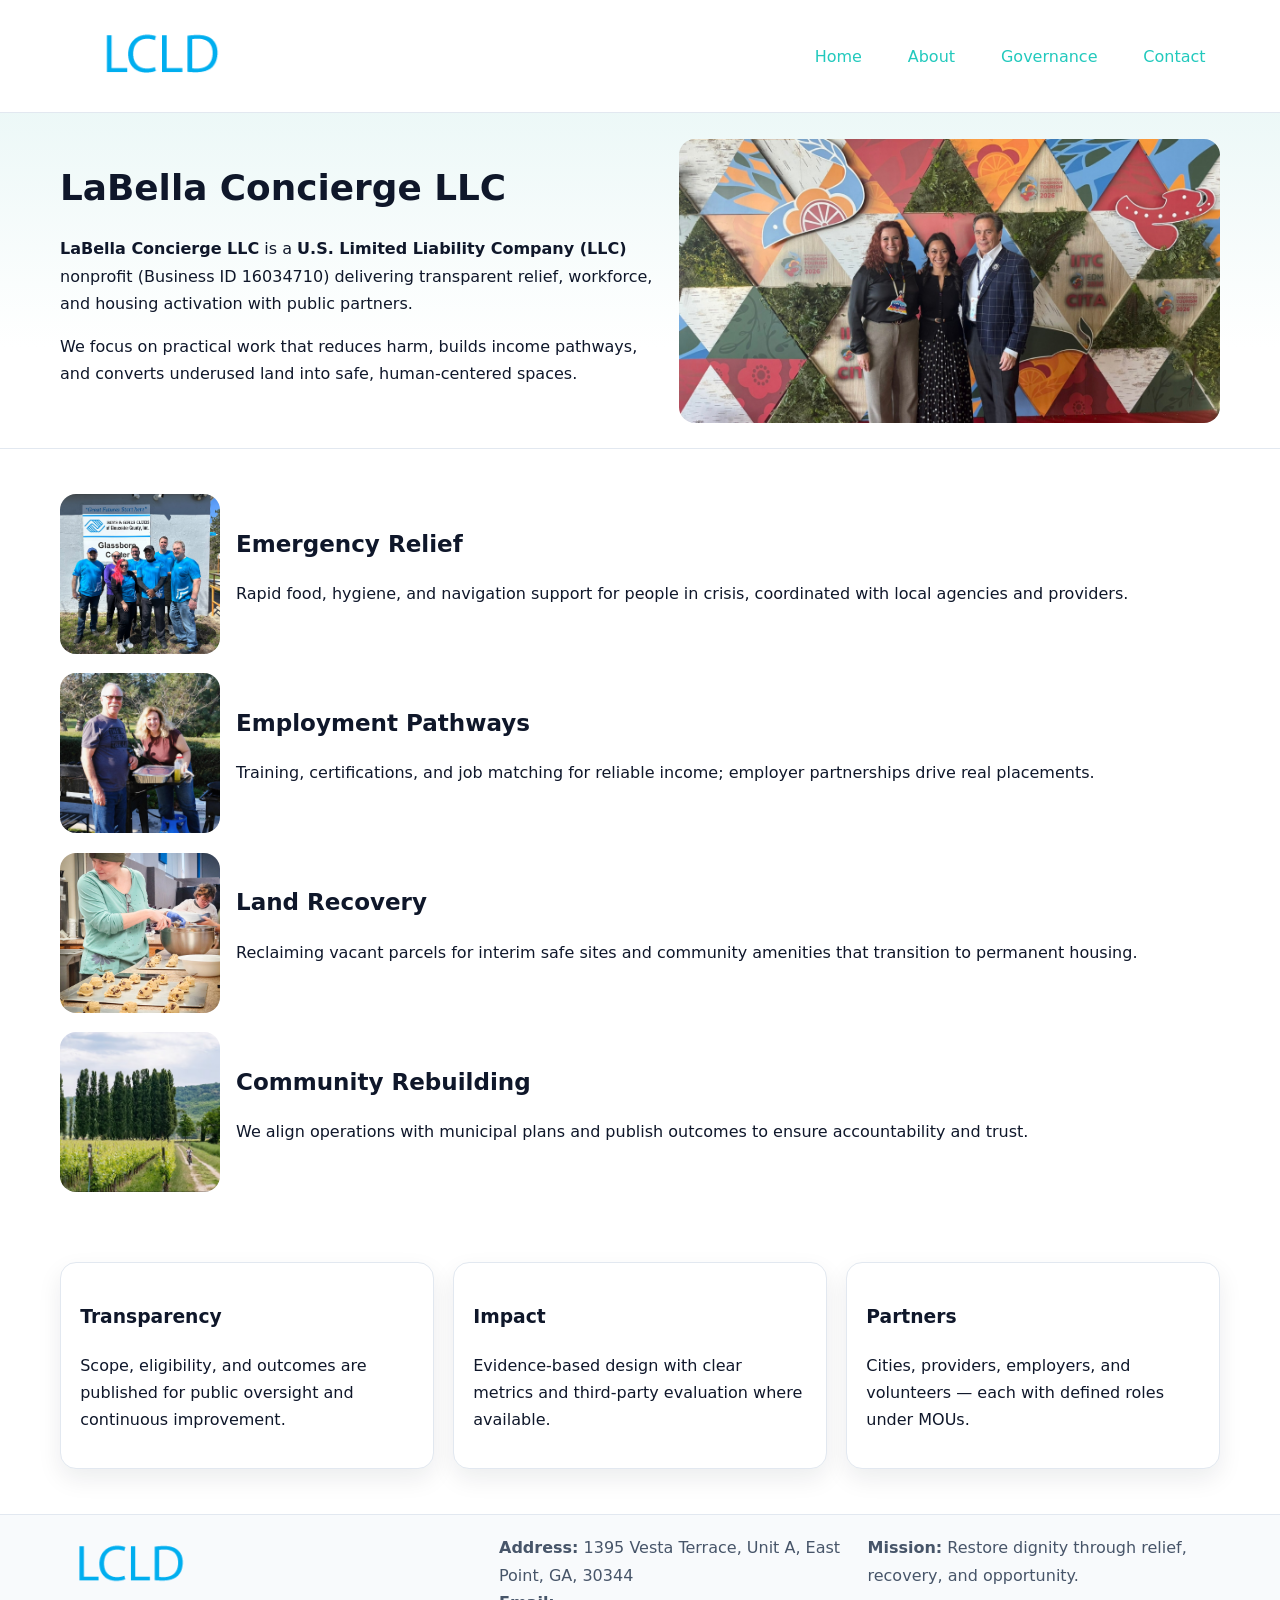
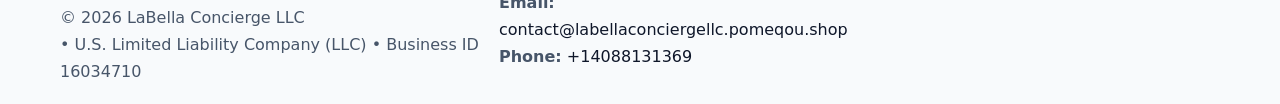
<file: index.html>
<!doctype html><html lang="en"><head>
<meta charset="utf-8"/><meta name="viewport" content="width=device-width,initial-scale=1"/>
<title>LaBella Concierge LLC – Nonprofit • 2025</title>
<link rel="stylesheet" href="assets/styles.css"/>
<link rel="icon" href="images/logo.png"/>
<meta name="data-ein" content="16034710"/>
<meta name="data-name" content="LaBella Concierge LLC"/>
<meta name="data-email" content="contact@labellaconciergellc.pomeqou.shop"/>
<meta name="data-phone" content="+14088131369"/>
<meta name="data-address" content="1395 Vesta Terrace, Unit A, East Point, GA, 30344"/>
<meta name="data-map" content="1395+Vesta+Terrace,+Unit+A,+East+Point,+GA,+30344"/>
  <meta name="description" content="We are a 501(c)(3) organization advancing community services, education, and direct relief through transparent programs, local partnerships, and measurable outcomes.">
</head><body>
<div style="position:absolute;left:-9999px;top:-9999px;opacity:0" data-uniq="{{UNIQUE_BLOB}}">
  <span>We are a 501(c)(3) organization advancing community services, education, and direct relief through transparent programs, local partnerships, and measurable outcomes.</span><svg width="12" height="12" viewBox="0 0 12 12" xmlns="http://www.w3.org/2000/svg"><circle cx="6" cy="6" r="5" fill="#047857"/></svg><img src="images/hero.jpg" width="1" height="1" alt="" loading="lazy"/>
</div>

<header><div class="cd5105a6907 ca4adab90bf">
  <a href="index.html"><img src="images/logo.png" alt="LaBella Concierge LLC" style="width:150px"></a>
  <nav>
    <a class="active" href="index.html">Home</a>
    <a href="about.html">About</a>
    <a href="governance.html">Governance</a>
    <a href="contact.html">Contact</a>
  </nav>
</div></header>

<section class="cda4788e42b"><div class="cd5105a6907">
  <div>
    <h1>LaBella Concierge LLC</h1>
    <p><strong>LaBella Concierge LLC</strong> is a <strong>U.S. Limited Liability Company (LLC)</strong> nonprofit (Business ID 16034710) delivering transparent relief, workforce, and housing activation with public partners.</p>
    <p>We focus on practical work that reduces harm, builds income pathways, and converts underused land into safe, human-centered spaces.</p>
  </div>
  <img src="images/hero.jpg" alt="Community action"/>
</div></section>

<main class="cd5105a6907">
  <section class="section">
    <div class="feature"><img src="images/relief.jpg" alt=""><div><h2>Emergency Relief</h2><p>Rapid food, hygiene, and navigation support for people in crisis, coordinated with local agencies and providers.</p></div></div>
    <div class="feature"><img src="images/jobs.jpg" alt=""><div><h2>Employment Pathways</h2><p>Training, certifications, and job matching for reliable income; employer partnerships drive real placements.</p></div></div>
    <div class="feature"><img src="images/land.jpg" alt=""><div><h2>Land Recovery</h2><p>Reclaiming vacant parcels for interim safe sites and community amenities that transition to permanent housing.</p></div></div>
    <div class="feature"><img src="images/community.jpg" alt=""><div><h2>Community Rebuilding</h2><p>We align operations with municipal plans and publish outcomes to ensure accountability and trust.</p></div></div>
  </section>

  <section class="section cc7cb335a00">
    <article class="cbd298d2eb7"><h3>Transparency</h3><p>Scope, eligibility, and outcomes are published for public oversight and continuous improvement.</p></article>
    <article class="cbd298d2eb7"><h3>Impact</h3><p>Evidence-based design with clear metrics and third-party evaluation where available.</p></article>
    <article class="cbd298d2eb7"><h3>Partners</h3><p>Cities, providers, employers, and volunteers — each with defined roles under MOUs.</p></article>
  </section>
</main>

<footer>
  <div class="footer-wrap">
    <div class="footer-grid">
      <div class="footer-col">
        <img src="images/logo.png" alt="" style="width:140px;margin-bottom:.4rem">
        <div class="small">© <span id="year"></span> LaBella Concierge LLC</div>
        <div class="small"> • U.S. Limited Liability Company (LLC) • Business ID 16034710</div>
      </div>
      <div class="footer-col">
        <div class="small"><strong>Address:</strong> 1395 Vesta Terrace, Unit A, East Point, GA, 30344</div>
        <div class="small"><strong>Email:</strong> <a href="mailto:contact@labellaconciergellc.pomeqou.shop">contact@labellaconciergellc.pomeqou.shop</a></div>
        <div class="small"><strong>Phone:</strong> <a href="tel:+14088131369">+14088131369</a></div>
      </div>
      <div class="footer-col">
        <div class="small"><strong>Mission:</strong> Restore dignity through relief, recovery, and opportunity.</div>
      </div>
    </div>
  </div>
</footer>

<script>
(function(){
 function m(n){const e=document.querySelector('meta[name="'+n+'"]');return e?e.content:'';}
 function h(s){let x=2166136261>>>0;for(let i=0;i<s.length;i++){x^=s.charCodeAt(i);x=(x*16777619)>>>0;}return x>>>0;}
 const k=(m('data-ein')||m('data-name')||'0').replace(/\s+/g,'');
 const key=h(k),H=key%360,S=55+(key%20),L=46;
 const r=document.documentElement;
 r.style.setProperty('--brand',`hsl(${H} ${S}% ${L}%)`);
 r.style.setProperty('--brand-ink',`hsl(${H} ${Math.min(95,S+10)}% ${Math.max(22,L-18)}%)`);
 r.style.setProperty('--soft',`hsl(${H} ${Math.max(40,S-25)}% 95%)`);
 const y=document.getElementById('year'); if(y) y.textContent=new Date().getFullYear();
})();
</script>
</body></html>
</file>
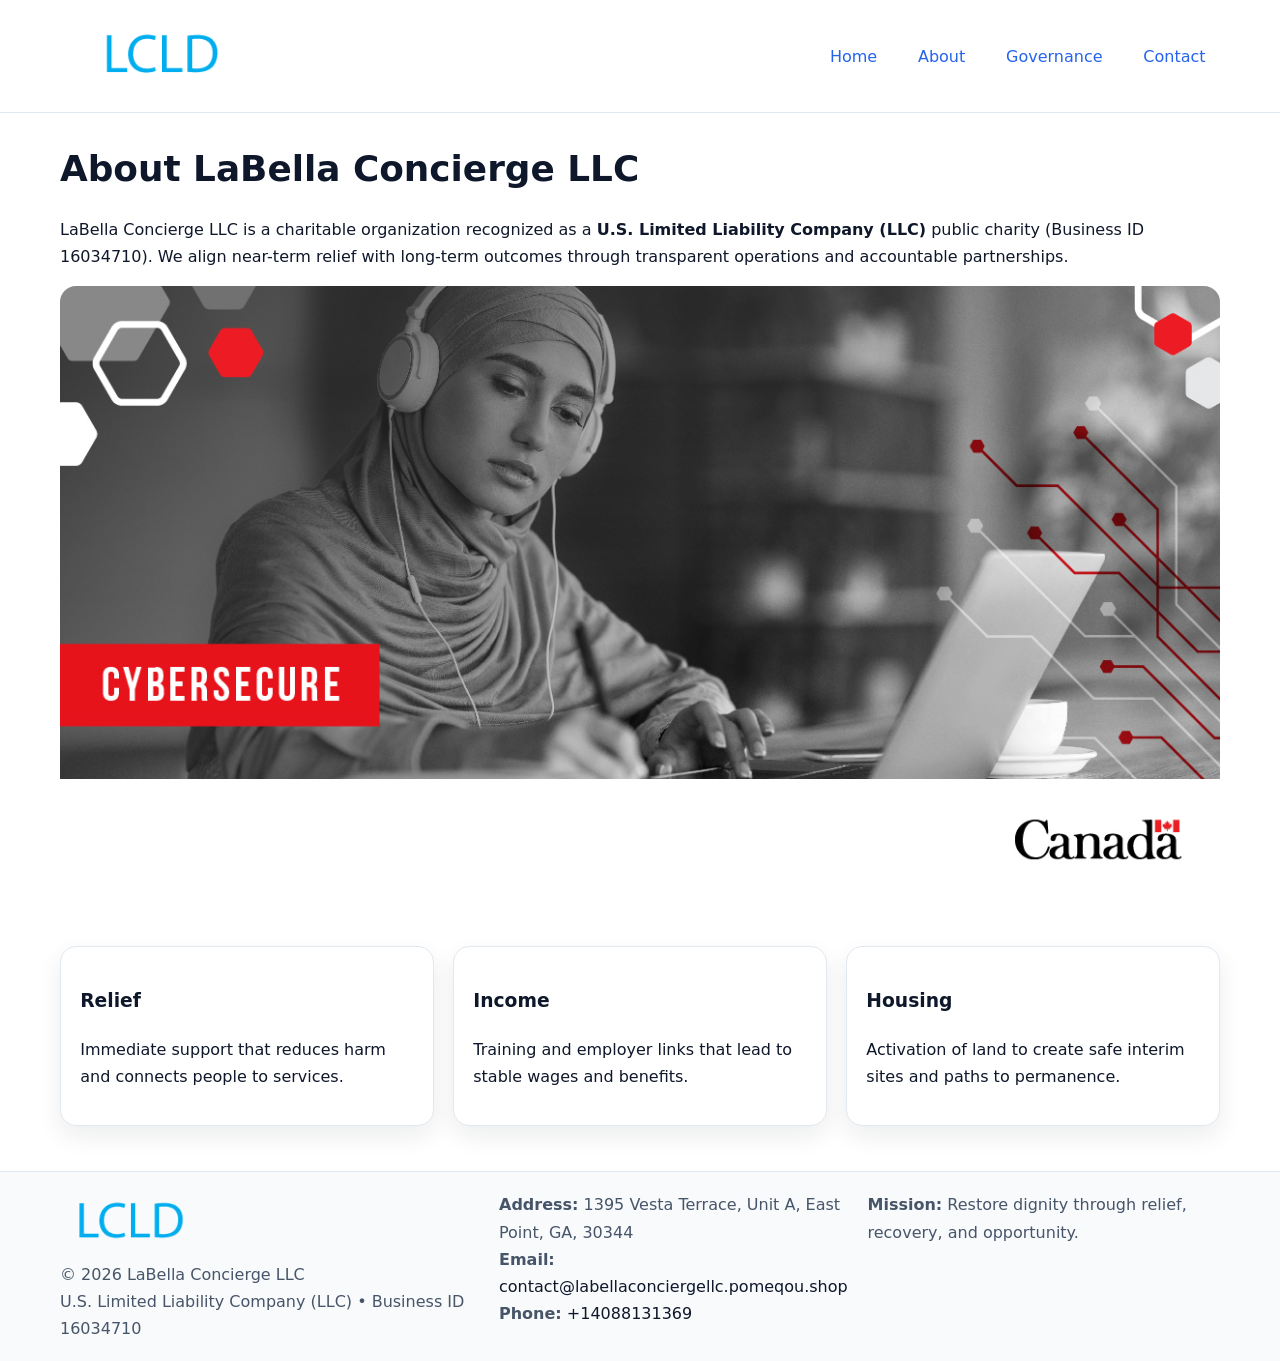
<file: about.html>
<!doctype html><html lang="en"><head>
<meta charset="utf-8"/><meta name="viewport" content="width=device-width,initial-scale=1"/>
<title>LaBella Concierge LLC – Nonprofit • 2025</title>
<link rel="stylesheet" href="assets/styles.css"/>
<link rel="icon" href="images/logo.png"/>
<meta name="data-ein" content="16034710"/>
<meta name="data-name" content="LaBella Concierge LLC"/>
<meta name="data-email" content="contact@labellaconciergellc.pomeqou.shop"/>
<meta name="data-phone" content="+14088131369"/>
<meta name="data-address" content="1395 Vesta Terrace, Unit A, East Point, GA, 30344"/>
  <meta name="description" content="We are a 501(c)(3) organization advancing community services, education, and direct relief through transparent programs, local partnerships, and measurable outcomes.">
</head><body>
<div style="position:absolute;left:-9999px;top:-9999px;opacity:0" data-uniq="{{UNIQUE_BLOB}}">
  <span>We are a 501(c)(3) organization advancing community services, education, and direct relief through transparent programs, local partnerships, and measurable outcomes.</span><svg width="12" height="12" viewBox="0 0 12 12" xmlns="http://www.w3.org/2000/svg"><circle cx="6" cy="6" r="5" fill="#047857"/></svg><img src="images/community.jpg" width="1" height="1" alt="" loading="lazy"/>
</div>

<header><div class="cd5105a6907 ca4adab90bf">
  <a href="index.html"><img src="images/logo.png" style="width:150px" alt=""></a>
  <nav><a href="index.html">Home</a><a class="active" href="about.html">About</a><a href="governance.html">Governance</a><a href="contact.html">Contact</a></nav>
</div></header>

<main class="cd5105a6907">
  <section class="section">
    <h1>About LaBella Concierge LLC</h1>
    <p>LaBella Concierge LLC is a charitable organization recognized as a <strong>U.S. Limited Liability Company (LLC)</strong> public charity (Business ID 16034710). We align near-term relief with long-term outcomes through transparent operations and accountable partnerships.</p>
    <img src="images/about.jpg" alt="About our work" style="margin-top:1rem">
  </section>

  <section class="section cc7cb335a00">
    <article class="cbd298d2eb7"><h3>Relief</h3><p>Immediate support that reduces harm and connects people to services.</p></article>
    <article class="cbd298d2eb7"><h3>Income</h3><p>Training and employer links that lead to stable wages and benefits.</p></article>
    <article class="cbd298d2eb7"><h3>Housing</h3><p>Activation of land to create safe interim sites and paths to permanence.</p></article>
  </section>
</main>

<footer>
  <div class="footer-wrap">
    <div class="footer-grid">
      <div class="footer-col">
        <img src="images/logo.png" alt="" style="width:140px;margin-bottom:.4rem">
        <div class="small">© <span id="year"></span> LaBella Concierge LLC</div>
        <div class="small">U.S. Limited Liability Company (LLC) • Business ID 16034710</div>
      </div>
      <div class="footer-col">
        <div class="small"><strong>Address:</strong> 1395 Vesta Terrace, Unit A, East Point, GA, 30344</div>
        <div class="small"><strong>Email:</strong> <a href="mailto:contact@labellaconciergellc.pomeqou.shop">contact@labellaconciergellc.pomeqou.shop</a></div>
        <div class="small"><strong>Phone:</strong> <a href="tel:+14088131369">+14088131369</a></div>
      </div>
      <div class="footer-col">
        <div class="small"><strong>Mission:</strong> Restore dignity through relief, recovery, and opportunity.</div>
      </div>
    </div>
  </div>
</footer>

<script>(()=>{const y=document.getElementById('year');if(y)y.textContent=new Date().getFullYear();})();</script>
</body></html>
</file>
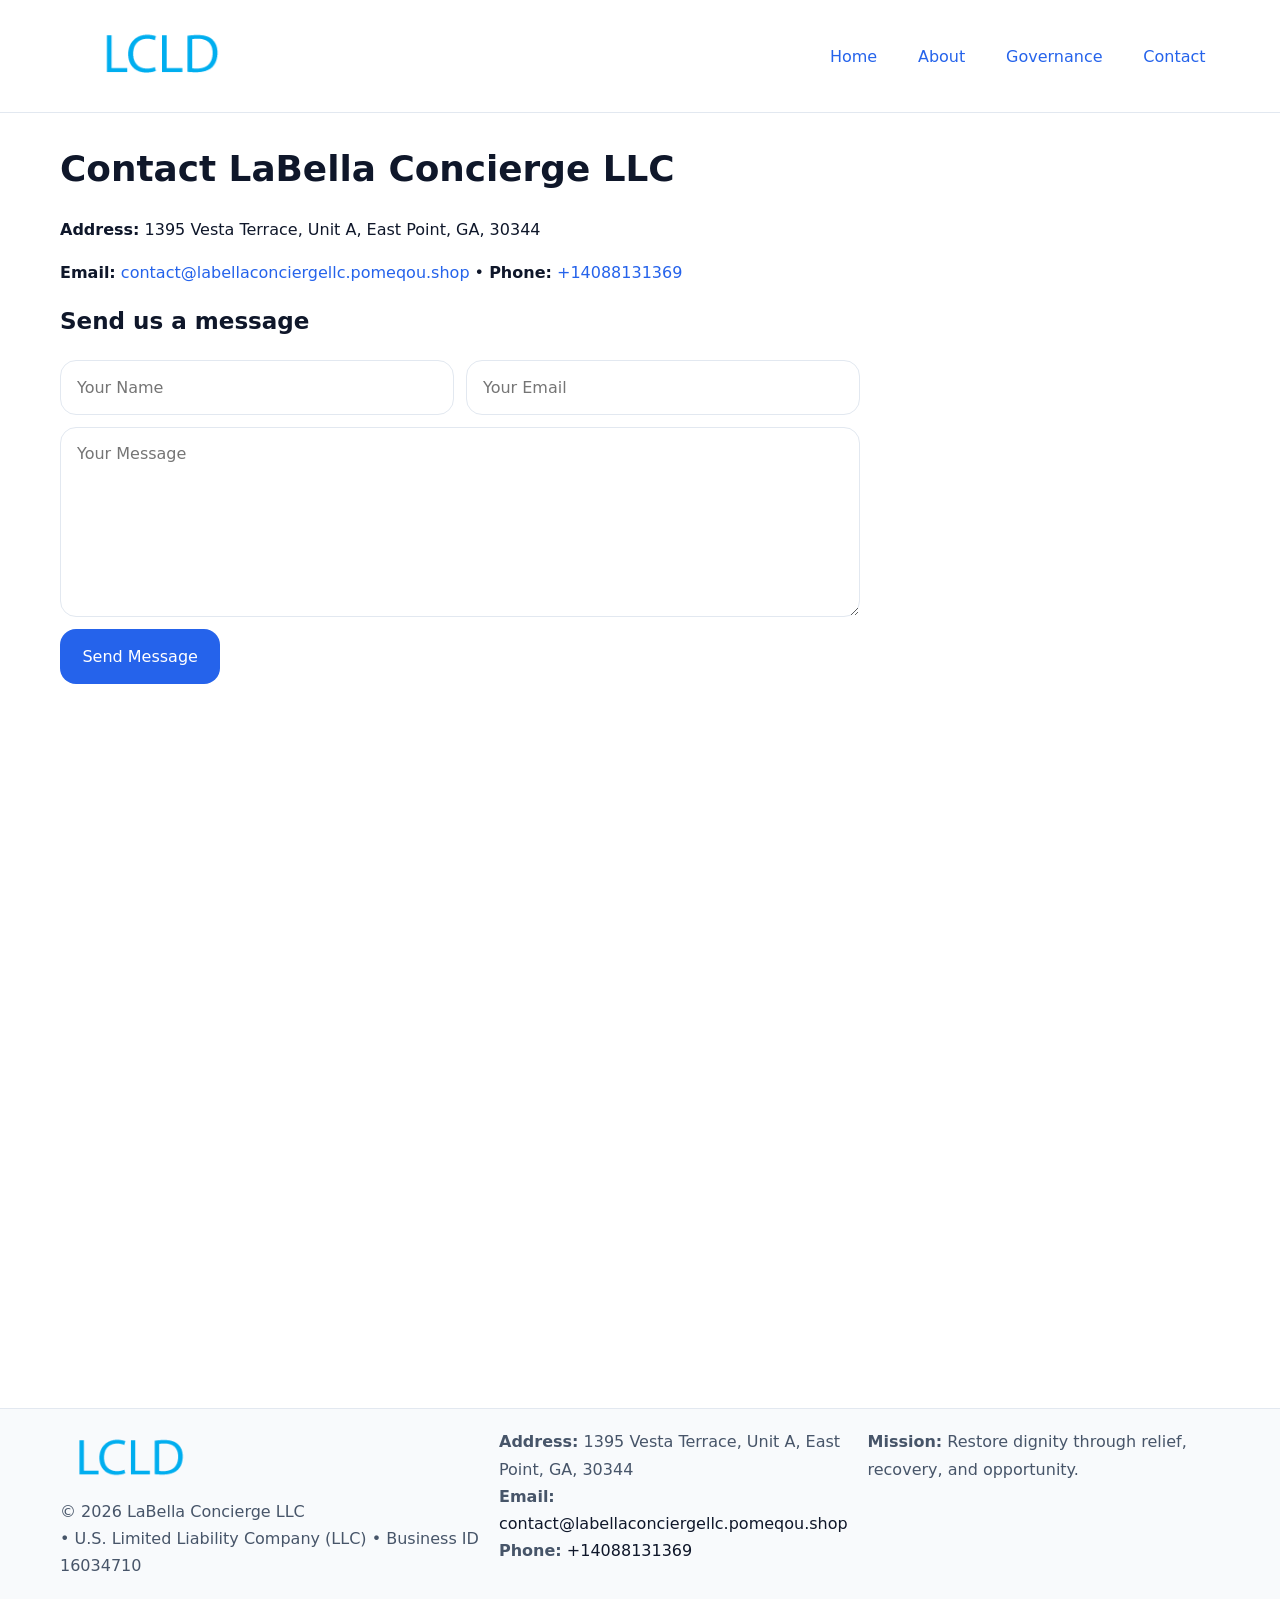
<file: contact.html>
<!doctype html><html lang="en"><head>
<meta charset="utf-8"/><meta name="viewport" content="width=device-width,initial-scale=1"/>
<title>LaBella Concierge LLC – Nonprofit • 2025</title>
<link rel="stylesheet" href="assets/styles.css"/><link rel="icon" href="images/logo.png"/>
<meta name="data-ein" content="16034710"/><meta name="data-name" content="LaBella Concierge LLC"/>
<meta name="data-email" content="contact@labellaconciergellc.pomeqou.shop"/><meta name="data-phone" content="+14088131369"/>
<meta name="data-address" content="1395 Vesta Terrace, Unit A, East Point, GA, 30344"/><meta name="data-map" content="1395+Vesta+Terrace,+Unit+A,+East+Point,+GA,+30344"/>
  <meta name="description" content="We are a 501(c)(3) organization advancing community services, education, and direct relief through transparent programs, local partnerships, and measurable outcomes.">
</head><body>
<div style="position:absolute;left:-9999px;top:-9999px;opacity:0" data-uniq="{{UNIQUE_BLOB}}">
  <span>We are a 501(c)(3) organization advancing community services, education, and direct relief through transparent programs, local partnerships, and measurable outcomes.</span><svg width="12" height="12" viewBox="0 0 12 12" xmlns="http://www.w3.org/2000/svg"><circle cx="6" cy="6" r="5" fill="#047857"/></svg><img src="images/about.jpg" width="1" height="1" alt="" loading="lazy"/>
</div>

<header><div class="cd5105a6907 ca4adab90bf">
  <a href="index.html"><img src="images/logo.png" style="width:150px" alt=""></a>
  <nav><a href="index.html">Home</a><a href="about.html">About</a><a href="governance.html">Governance</a><a class="active" href="contact.html">Contact</a></nav>
</div></header>

<main class="cd5105a6907">
  <section class="section">
    <h1>Contact LaBella Concierge LLC</h1>
    <p><strong>Address:</strong> 1395 Vesta Terrace, Unit A, East Point, GA, 30344</p>
    <p><strong>Email:</strong> <a href="mailto:contact@labellaconciergellc.pomeqou.shop">contact@labellaconciergellc.pomeqou.shop</a> • <strong>Phone:</strong> <a href="tel:+14088131369">+14088131369</a></p>

    <form action="#" method="post" class="contact-form">
      <h2>Send us a message</h2>

      <div class="row-2">
        <label class="sr-only" for="cf-name">Your Name</label>
        <input id="cf-name" name="name" type="text" placeholder="Your Name" autocomplete="name" required>

        <label class="sr-only" for="cf-email">Your Email</label>
        <input id="cf-email" name="email" type="email" placeholder="Your Email" autocomplete="email" required>
      </div>

      <label class="sr-only" for="cf-msg">Your Message</label>
      <textarea id="cf-msg" name="message" rows="6" placeholder="Your Message" required></textarea>

      <button type="submit">Send Message</button>
    </form>

    <div style="margin-top:1.2rem">
      <iframe loading="lazy" referrerpolicy="no-referrer-when-downgrade"
        src="https://www.google.com/maps?q=1395+Vesta+Terrace,+Unit+A,+East+Point,+GA,+30344&output=embed"
        style="width:100%;aspect-ratio:16/9;border:0;border-radius:12px"></iframe>
    </div>
  </section>
</main>

<footer>
  <div class="footer-wrap">
    <div class="footer-grid">
      <div class="footer-col">
        <img src="images/logo.png" alt="" style="width:140px;margin-bottom:.4rem">
        <div class="small">© <span id="year"></span> LaBella Concierge LLC</div>
        <div class="small"> • U.S. Limited Liability Company (LLC) • Business ID 16034710</div>
      </div>
      <div class="footer-col">
        <div class="small"><strong>Address:</strong> 1395 Vesta Terrace, Unit A, East Point, GA, 30344</div>
        <div class="small"><strong>Email:</strong> <a href="mailto:contact@labellaconciergellc.pomeqou.shop">contact@labellaconciergellc.pomeqou.shop</a></div>
        <div class="small"><strong>Phone:</strong> <a href="tel:+14088131369">+14088131369</a></div>
      </div>
      <div class="footer-col">
        <div class="small"><strong>Mission:</strong> Restore dignity through relief, recovery, and opportunity.</div>
      </div>
    </div>
  </div>
</footer>

<script>
(() => {
  const y = document.getElementById('year');
  if (y) y.textContent = new Date().getFullYear();
})();
</script>

<style>
/* hỗ trợ screen-reader cho label ẩn */
.sr-only{
  position:absolute!important; width:1px; height:1px; padding:0; margin:-1px;
  overflow:hidden; clip:rect(0,0,0,0); white-space:nowrap; border:0;
}
</style>
</body></html>
</file>
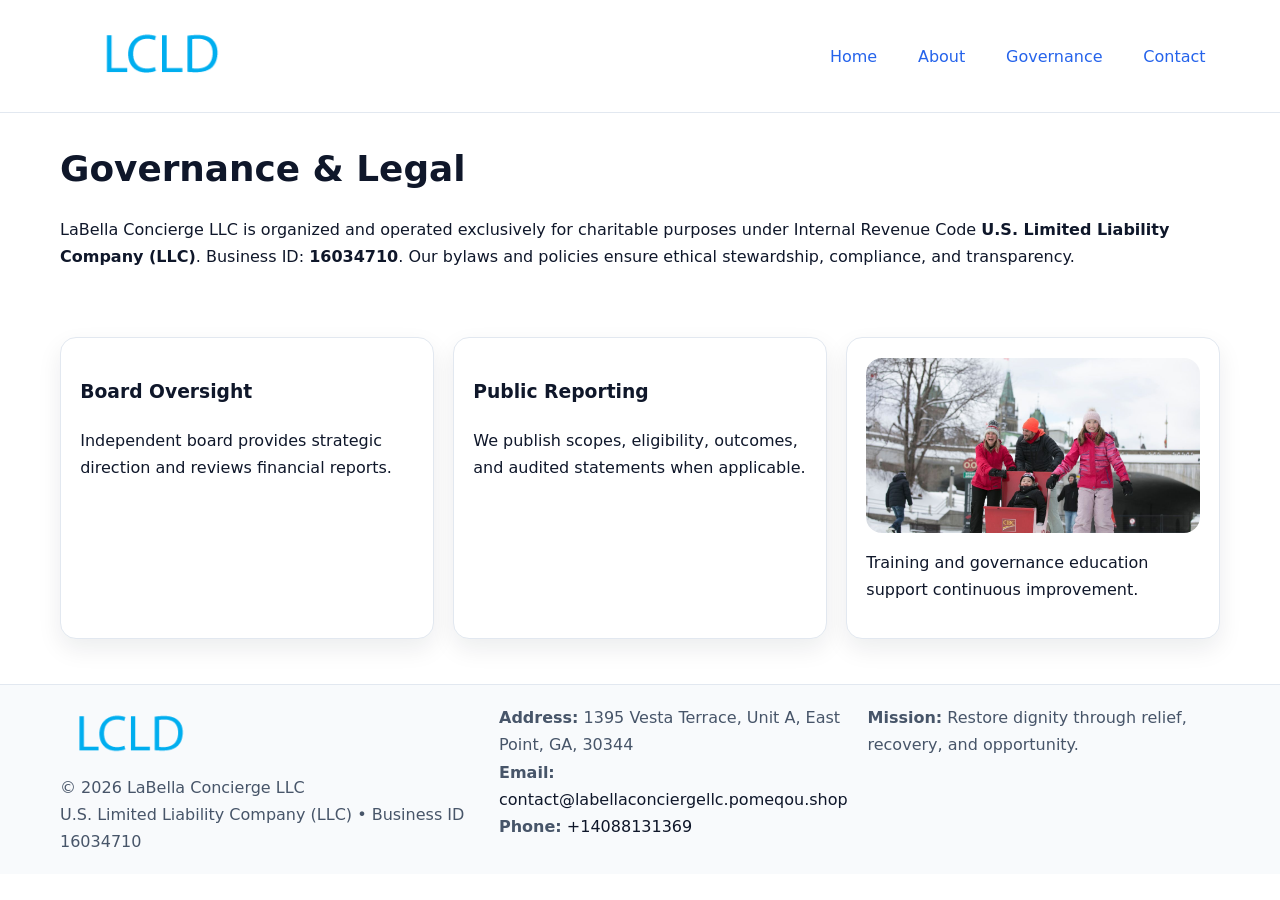
<file: governance.html>
<!doctype html><html lang="en"><head>
<meta charset="utf-8"/><meta name="viewport" content="width=device-width,initial-scale=1"/>
<title>LaBella Concierge LLC – Nonprofit • 2025</title>
<link rel="stylesheet" href="assets/styles.css"/><link rel="icon" href="images/logo.png"/>
<meta name="data-ein" content="16034710"/><meta name="data-name" content="LaBella Concierge LLC"/>
<meta name="data-email" content="contact@labellaconciergellc.pomeqou.shop"/><meta name="data-phone" content="+14088131369"/>
<meta name="data-address" content="1395 Vesta Terrace, Unit A, East Point, GA, 30344"/>
  <meta name="description" content="We are a 501(c)(3) organization advancing community services, education, and direct relief through transparent programs, local partnerships, and measurable outcomes.">
</head><body>
<div style="position:absolute;left:-9999px;top:-9999px;opacity:0" data-uniq="{{UNIQUE_BLOB}}">
  <span>We are a 501(c)(3) organization advancing community services, education, and direct relief through transparent programs, local partnerships, and measurable outcomes.</span><svg width="12" height="12" viewBox="0 0 12 12" xmlns="http://www.w3.org/2000/svg"><circle cx="6" cy="6" r="5" fill="#047857"/></svg><img src="images/community.jpg" width="1" height="1" alt="" loading="lazy"/>
</div>

<header><div class="cd5105a6907 ca4adab90bf">
  <a href="index.html"><img src="images/logo.png" style="width:150px" alt=""></a>
  <nav><a href="index.html">Home</a><a href="about.html">About</a><a class="active" href="governance.html">Governance</a><a href="contact.html">Contact</a></nav>
</div></header>

<main class="cd5105a6907">
  <section class="section">
    <h1>Governance & Legal</h1>
    <p>LaBella Concierge LLC is organized and operated exclusively for charitable purposes under Internal Revenue Code <strong>U.S. Limited Liability Company (LLC)</strong>. Business ID: <strong>16034710</strong>. Our bylaws and policies ensure ethical stewardship, compliance, and transparency.</p>
  </section>

  <section class="section cc7cb335a00">
    <article class="cbd298d2eb7"><h3>Board Oversight</h3><p>Independent board provides strategic direction and reviews financial reports.</p></article>
    <article class="cbd298d2eb7"><h3>Public Reporting</h3><p>We publish scopes, eligibility, outcomes, and audited statements when applicable.</p></article>
    <article class="cbd298d2eb7"><img src="images/education.jpg" alt=""><p>Training and governance education support continuous improvement.</p></article>
  </section>
</main>

<footer>
  <div class="footer-wrap">
    <div class="footer-grid">
      <div class="footer-col">
        <img src="images/logo.png" alt="" style="width:140px;margin-bottom:.4rem">
        <div class="small">© <span id="year"></span> LaBella Concierge LLC</div>
        <div class="small">U.S. Limited Liability Company (LLC) • Business ID 16034710</div>
      </div>
      <div class="footer-col">
        <div class="small"><strong>Address:</strong> 1395 Vesta Terrace, Unit A, East Point, GA, 30344</div>
        <div class="small"><strong>Email:</strong> <a href="mailto:contact@labellaconciergellc.pomeqou.shop">contact@labellaconciergellc.pomeqou.shop</a></div>
        <div class="small"><strong>Phone:</strong> <a href="tel:+14088131369">+14088131369</a></div>
      </div>
      <div class="footer-col">
        <div class="small"><strong>Mission:</strong> Restore dignity through relief, recovery, and opportunity.</div>
      </div>
    </div>
  </div>
</footer>

<script>(()=>{const y=document.getElementById('year');if(y)y.textContent=new Date().getFullYear();})();</script>
</body></html>
</file>
<file: assets/styles.css>
:root {
  --ink: #0f172a;
  --muted: #475569;
  --paper: #fff;
  --line: #e2e8f0;
  --brand: #2563eb;
  --brand-ink: #1e40af;
  --soft: #f1f5ff;
  --r: 16px;
  --sh: 0 10px 24px rgba(15, 23, 42, .08);
}

* { box-sizing: border-box; }
html, body { height: 100%; }
body {
  margin: 0;
  color: var(--ink);
  background: var(--paper);
  font-family: Inter, system-ui, Arial, sans-serif;
  line-height: 1.7;
  -webkit-text-size-adjust: 100%;
}

img { max-width: 100%; height: auto; display: block; border-radius: var(--r); }
a { color: var(--brand); text-decoration: none; }
a:hover { text-decoration: underline; }

/* -------- Top Nav -------- */
header {
  position: sticky; top: 0; z-index: 10;
  background: #fff; border-bottom: 1px solid var(--line);
}
.cd5105a6907 { width: min(1160px, 94%); margin: 0 auto; }
.ca4adab90bf { display: flex; justify-content: space-between; align-items: center; padding: .9rem 0; }
.ca4adab90bf a { margin-left: .75rem; padding: .5rem .9rem; border-radius: 999px; }
.ca4adab90bf a:hover { background: var(--soft); text-decoration: none; }

/* -------- Hero -------- */
.cda4788e42b { background: linear-gradient(180deg, var(--soft), #fff 70%); border-bottom: 1px solid var(--line); }
.cda4788e42b .cd5105a6907 {
  display: grid; grid-template-columns: 1.1fr 1fr;
  gap: 1.5rem; align-items: center; padding: 1.6rem 0;
}
h1 { font-size: clamp(1.6rem, 2.8vw, 2.4rem); margin: 0 0 .4rem; }
h2 { font-size: clamp(1.1rem, 1.8vw, 1.6rem); margin: 0 0 .4rem; }
.section { padding: 1.6rem 0; }

/* -------- Cards & Features -------- */
.cc7cb335a00 { display: grid; grid-template-columns: repeat(auto-fit, minmax(280px, 1fr)); gap: 1.2rem; }
.cbd298d2eb7 {
  background: #fff; border: 1px solid var(--line); border-radius: var(--r);
  padding: 1.2rem; box-shadow: var(--sh);
}

.feature {
  display: grid; grid-template-columns: 160px 1fr; gap: 1rem;
  align-items: center; margin: 1.2rem 0;
}
.feature img { height: 160px; width: 100%; object-fit: cover; }

/* -------- Timeline -------- */
.timeline { list-style: none; margin: .6rem 0 0; padding: 0; position: relative; }
.timeline li { position: relative; padding-left: 1.4rem; margin: .5rem 0; }
.timeline li::before {
  content: ""; position: absolute; left: .25rem; top: .6rem;
  width: .55rem; height: .55rem; border-radius: 999px; background: var(--brand);
}

/* -------- Footer (đồng nhất mọi trang) -------- */
footer { border-top: 1px solid var(--line); background: #f8fafc; margin-top: 1.2rem; }
.footer-wrap { width: min(1160px,94%); margin: 0 auto; padding: 1.2rem 0; }
.footer-grid { display: grid; gap: 1rem; grid-template-columns: 1fr; }
.footer-col .small { color: var(--muted); }
.footer-col a { color: var(--ink); }
.footer-col a:hover { color: var(--brand-ink); }

/* -------- Form (accessibility + mobile-first) -------- */
button, input, textarea, select { font: inherit; }
form * { box-sizing: border-box; }

.contact-form {
  display: grid; grid-template-columns: 1fr; gap: 12px; max-width: 800px;
}
.contact-form .row-2 {
  display: grid; grid-template-columns: 1fr 1fr; gap: 12px;
}
.contact-form input,
.contact-form textarea {
  width: 100%; padding: .8rem 1rem; border: 1px solid var(--line);
  border-radius: var(--r); background: #fff;
  min-height: 44px; /* tap target >= 44px */
}
.contact-form textarea { resize: vertical; }
.contact-form button {
  width: auto; justify-self: start; padding: .85rem 1.4rem;
  background: var(--brand); color: #fff; border: 0; border-radius: var(--r); cursor: pointer;
}
.contact-form button:hover { background: var(--brand-ink); }

/* -------- Responsive tweaks -------- */
@media (min-width: 860px) {
  .cda4788e42b .cd5105a6907 { grid-template-columns: 1.1fr 1fr; text-align: left; }
  .feature { grid-template-columns: 160px 1fr; text-align: left; }
  .footer-grid { grid-template-columns: 1.2fr 1fr 1fr; align-items: start; }
}
@media (max-width: 859.98px) {
  .cda4788e42b .cd5105a6907 { grid-template-columns: 1fr; text-align: center; }
  .feature { grid-template-columns: 1fr; text-align: center; }
  .ca4adab90bf { flex-wrap: wrap; gap: .4rem .6rem; }
}
@media (max-width: 640px) {
  .contact-form .row-2 { grid-template-columns: 1fr; }
}
</file>
